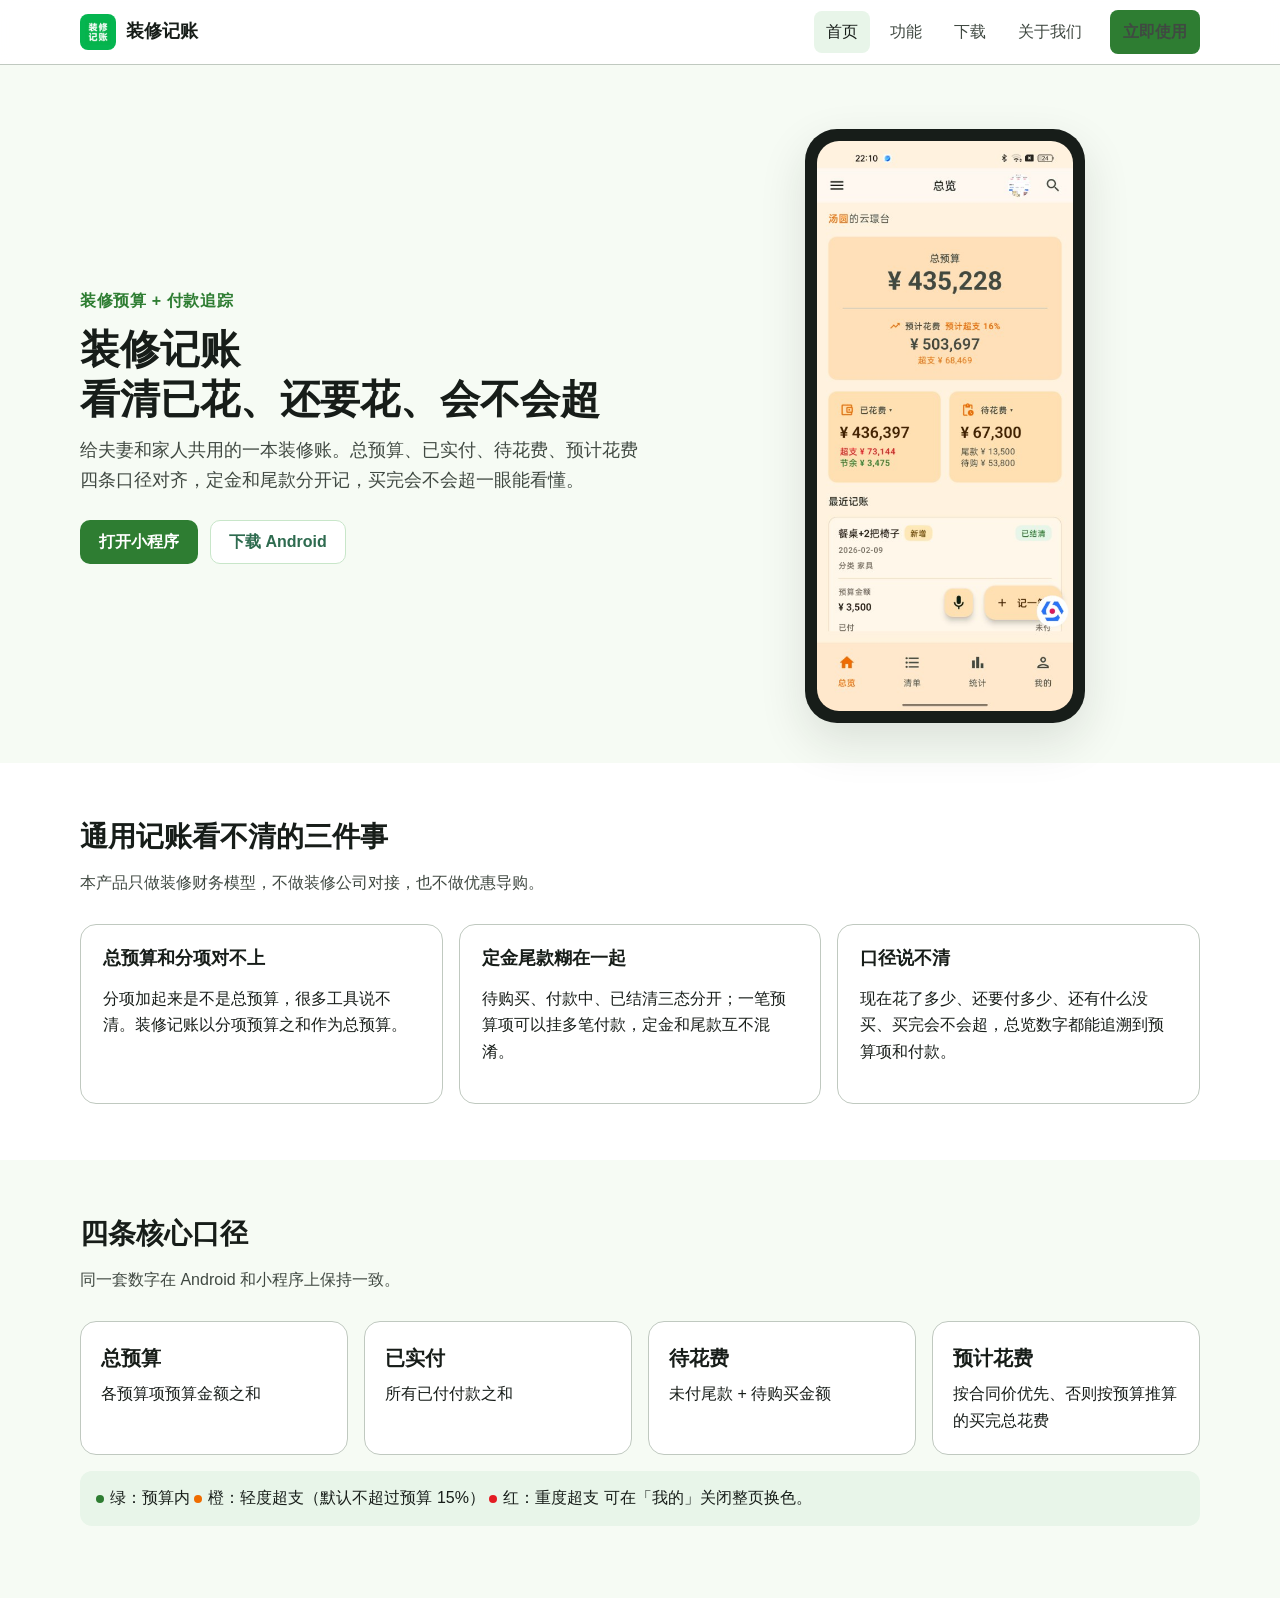
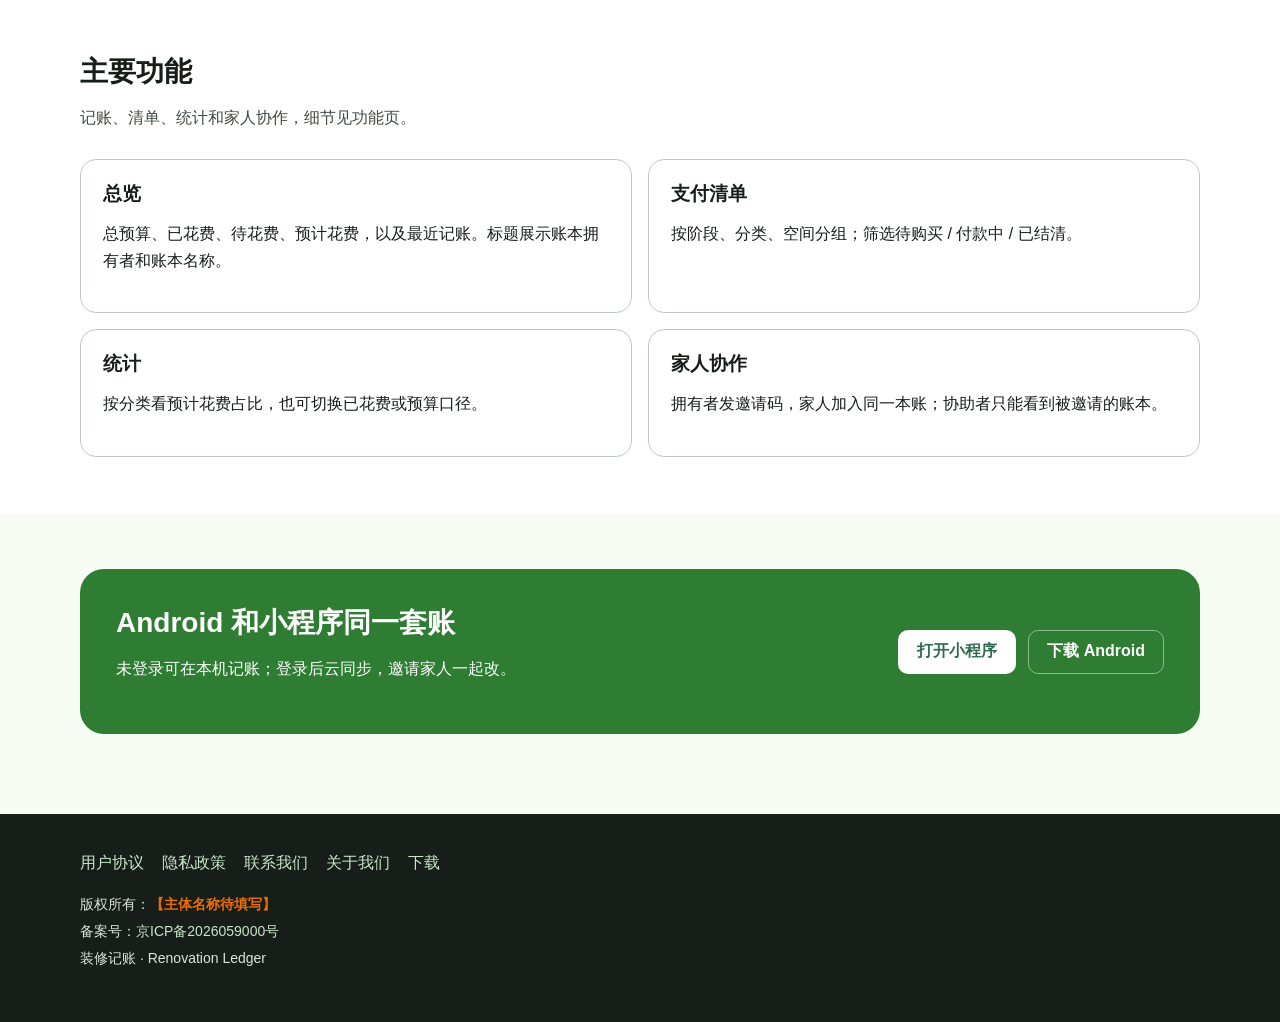
<file: index.html>
<!DOCTYPE html>
<html lang="zh-CN">
<head>
  <meta charset="UTF-8">
  <meta name="viewport" content="width=device-width, initial-scale=1">
  <title>装修记账 — 看清已花、还要花、会不会超</title>
  <meta name="description" content="装修记账面向夫妻和家人，用总预算、已实付、待花费、预计花费四条口径，看清装修账会不会超。支持 Android 与微信小程序。">
  <link rel="icon" href="images/favicon.png" type="image/png">
  <link rel="stylesheet" href="css/site.css">
</head>
<body>
  <header class="site-header">
    <div class="wrap header-inner">
      <a class="brand" href="index.html"><img src="images/logo.png" alt="">装修记账</a>
      <button class="nav-toggle" type="button" aria-label="打开菜单" aria-expanded="false">☰</button>
      <nav class="site-nav">
        <a href="index.html" class="is-active">首页</a>
        <a href="features.html">功能</a>
        <a href="download.html">下载</a>
        <a href="about.html">关于我们</a>
        <a class="btn btn-primary header-cta" href="download.html">立即使用</a>
      </nav>
    </div>
  </header>

  <main>
    <section class="hero">
      <div class="wrap hero-grid">
        <div>
          <p class="kicker">装修预算 + 付款追踪</p>
          <h1>装修记账<br>看清已花、还要花、会不会超</h1>
          <p class="lead">给夫妻和家人共用的一本装修账。总预算、已实付、待花费、预计花费四条口径对齐，定金和尾款分开记，买完会不会超一眼能看懂。</p>
          <div class="hero-actions">
            <a class="btn btn-primary" href="download.html">打开小程序</a>
            <a class="btn btn-ghost" href="download.html">下载 Android</a>
          </div>
        </div>
        <div class="media">
          <div class="phone">
            <img src="images/01-overview.jpg" alt="装修记账总览：总预算、已花费、待花费与预计花费">
          </div>
        </div>
      </div>
    </section>

    <section class="section section-alt">
      <div class="wrap">
        <div class="section-head">
          <h2>通用记账看不清的三件事</h2>
          <p class="muted">本产品只做装修财务模型，不做装修公司对接，也不做优惠导购。</p>
        </div>
        <div class="cards">
          <article class="card">
            <h3>总预算和分项对不上</h3>
            <p>分项加起来是不是总预算，很多工具说不清。装修记账以分项预算之和作为总预算。</p>
          </article>
          <article class="card">
            <h3>定金尾款糊在一起</h3>
            <p>待购买、付款中、已结清三态分开；一笔预算项可以挂多笔付款，定金和尾款互不混淆。</p>
          </article>
          <article class="card">
            <h3>口径说不清</h3>
            <p>现在花了多少、还要付多少、还有什么没买、买完会不会超，总览数字都能追溯到预算项和付款。</p>
          </article>
        </div>
      </div>
    </section>

    <section class="section">
      <div class="wrap">
        <div class="section-head">
          <h2>四条核心口径</h2>
          <p class="muted">同一套数字在 Android 和小程序上保持一致。</p>
        </div>
        <div class="metrics">
          <div class="metric"><strong>总预算</strong>各预算项预算金额之和</div>
          <div class="metric"><strong>已实付</strong>所有已付付款之和</div>
          <div class="metric"><strong>待花费</strong>未付尾款 + 待购买金额</div>
          <div class="metric"><strong>预计花费</strong>按合同价优先、否则按预算推算的买完总花费</div>
        </div>
        <p class="health-note">
          <span class="dot dot-green"></span>绿：预算内
          <span class="dot dot-orange"></span>橙：轻度超支（默认不超过预算 15%）
          <span class="dot dot-red"></span>红：重度超支
          可在「我的」关闭整页换色。
        </p>
      </div>
    </section>

    <section class="section section-alt">
      <div class="wrap">
        <div class="section-head">
          <h2>主要功能</h2>
          <p class="muted">记账、清单、统计和家人协作，细节见功能页。</p>
        </div>
        <div class="feature-grid">
          <a class="feature-link" href="features.html">
            <h3>总览</h3>
            <p>总预算、已花费、待花费、预计花费，以及最近记账。标题展示账本拥有者和账本名称。</p>
          </a>
          <a class="feature-link" href="features.html">
            <h3>支付清单</h3>
            <p>按阶段、分类、空间分组；筛选待购买 / 付款中 / 已结清。</p>
          </a>
          <a class="feature-link" href="features.html">
            <h3>统计</h3>
            <p>按分类看预计花费占比，也可切换已花费或预算口径。</p>
          </a>
          <a class="feature-link" href="features.html">
            <h3>家人协作</h3>
            <p>拥有者发邀请码，家人加入同一本账；协助者只能看到被邀请的账本。</p>
          </a>
        </div>
      </div>
    </section>

    <section class="section">
      <div class="wrap">
        <div class="band">
          <div>
            <h2>Android 和小程序同一套账</h2>
            <p>未登录可在本机记账；登录后云同步，邀请家人一起改。</p>
          </div>
          <div class="cta-actions">
            <a class="btn btn-primary" href="download.html">打开小程序</a>
            <a class="btn btn-ghost" href="download.html">下载 Android</a>
          </div>
        </div>
      </div>
    </section>
  </main>

  <footer class="site-footer">
    <div class="wrap">
      <div class="footer-links">
        <a href="terms.html">用户协议</a>
        <a href="privacy.html">隐私政策</a>
        <a href="contact.html">联系我们</a>
        <a href="about.html">关于我们</a>
        <a href="download.html">下载</a>
      </div>
      <p>版权所有：<span class="placeholder">【主体名称待填写】</span></p>
      <p>备案号：<a href="https://beian.miit.gov.cn/" target="_blank" rel="noopener noreferrer">京ICP备2026059000号</a></p>
      <p>装修记账 · Renovation Ledger</p>
    </div>
  </footer>
  <script src="js/site.js"></script>
</body>
</html>
</file>
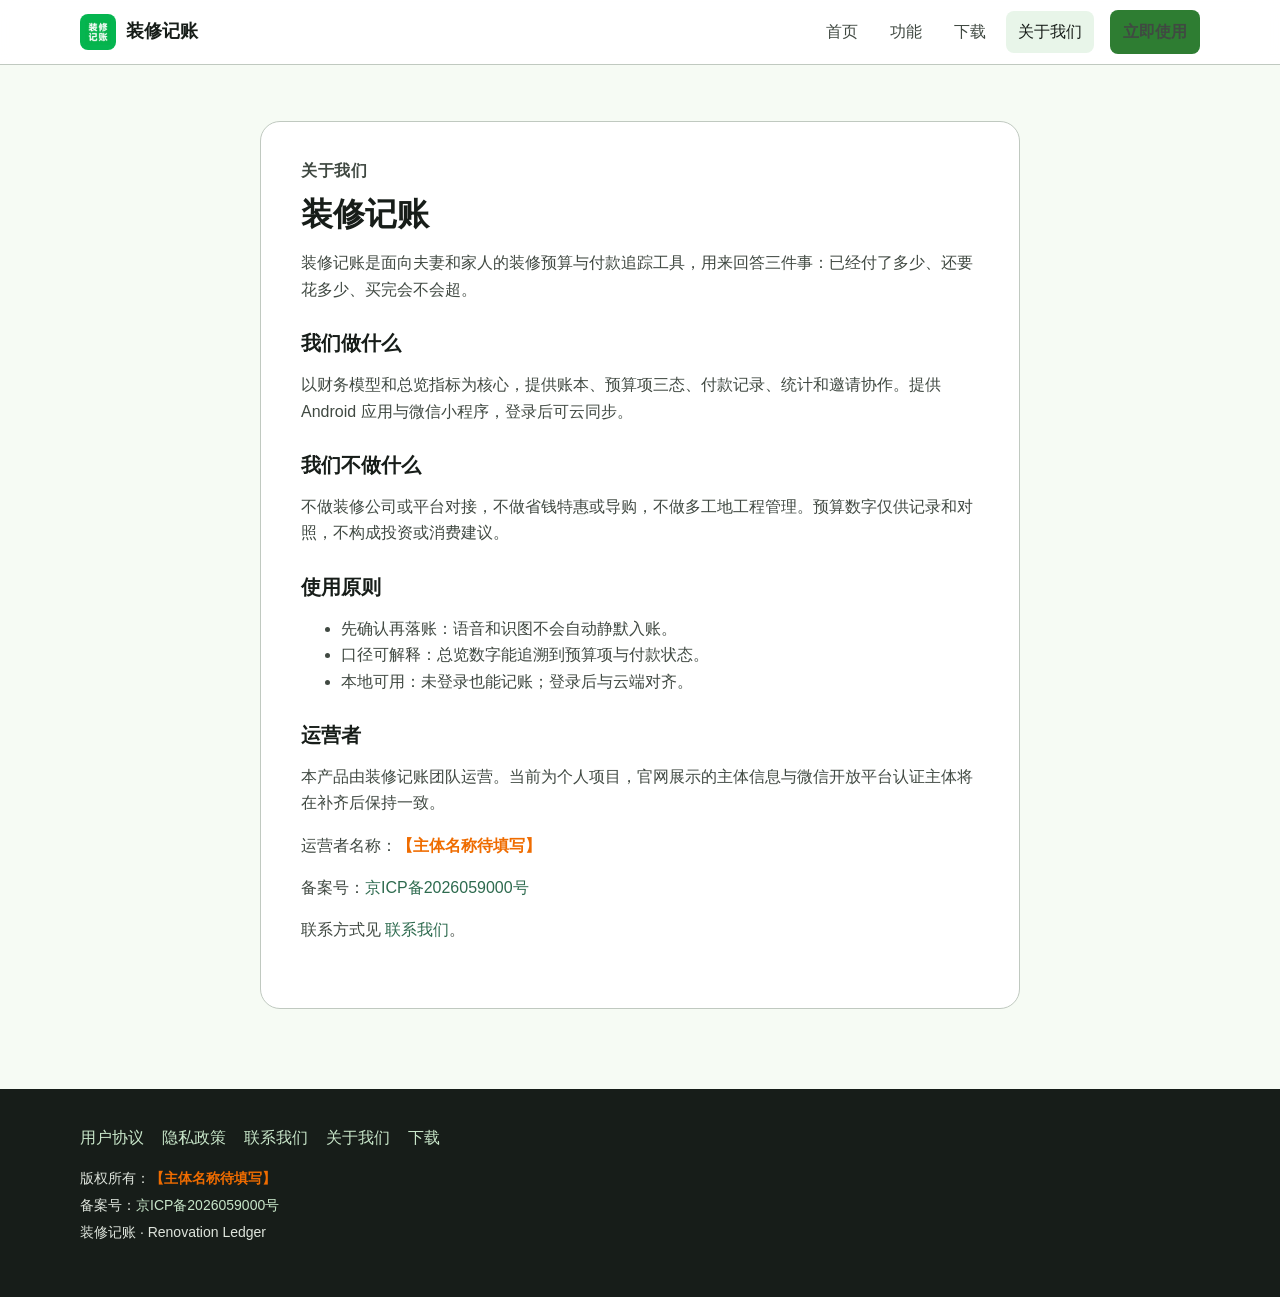
<file: about.html>
<!DOCTYPE html>
<html lang="zh-CN">
<head>
  <meta charset="UTF-8">
  <meta name="viewport" content="width=device-width, initial-scale=1">
  <title>关于我们 — 装修记账</title>
  <meta name="description" content="装修记账由团队打造，面向夫妻和家人的装修预算与付款追踪工具。">
  <link rel="icon" href="images/favicon.png" type="image/png">
  <link rel="stylesheet" href="css/site.css">
</head>
<body>
  <header class="site-header">
    <div class="wrap header-inner">
      <a class="brand" href="index.html"><img src="images/logo.png" alt="">装修记账</a>
      <button class="nav-toggle" type="button" aria-label="打开菜单" aria-expanded="false">☰</button>
      <nav class="site-nav">
        <a href="index.html">首页</a>
        <a href="features.html">功能</a>
        <a href="download.html">下载</a>
        <a href="about.html" class="is-active">关于我们</a>
        <a class="btn btn-primary header-cta" href="download.html">立即使用</a>
      </nav>
    </div>
  </header>

  <main>
    <section class="section">
      <div class="wrap legal">
        <p class="kicker">关于我们</p>
        <h1>装修记账</h1>
        <p>装修记账是面向夫妻和家人的装修预算与付款追踪工具，用来回答三件事：已经付了多少、还要花多少、买完会不会超。</p>
        <h2>我们做什么</h2>
        <p>以财务模型和总览指标为核心，提供账本、预算项三态、付款记录、统计和邀请协作。提供 Android 应用与微信小程序，登录后可云同步。</p>
        <h2>我们不做什么</h2>
        <p>不做装修公司或平台对接，不做省钱特惠或导购，不做多工地工程管理。预算数字仅供记录和对照，不构成投资或消费建议。</p>
        <h2>使用原则</h2>
        <ul>
          <li>先确认再落账：语音和识图不会自动静默入账。</li>
          <li>口径可解释：总览数字能追溯到预算项与付款状态。</li>
          <li>本地可用：未登录也能记账；登录后与云端对齐。</li>
        </ul>
        <h2>运营者</h2>
        <p>本产品由装修记账团队运营。当前为个人项目，官网展示的主体信息与微信开放平台认证主体将在补齐后保持一致。</p>
        <p>运营者名称：<span class="placeholder">【主体名称待填写】</span></p>
        <p>备案号：<a href="https://beian.miit.gov.cn/" target="_blank" rel="noopener noreferrer">京ICP备2026059000号</a></p>
        <p>联系方式见 <a href="contact.html">联系我们</a>。</p>
      </div>
    </section>
  </main>

  <footer class="site-footer">
    <div class="wrap">
      <div class="footer-links">
        <a href="terms.html">用户协议</a>
        <a href="privacy.html">隐私政策</a>
        <a href="contact.html">联系我们</a>
        <a href="about.html">关于我们</a>
        <a href="download.html">下载</a>
      </div>
      <p>版权所有：<span class="placeholder">【主体名称待填写】</span></p>
      <p>备案号：<a href="https://beian.miit.gov.cn/" target="_blank" rel="noopener noreferrer">京ICP备2026059000号</a></p>
      <p>装修记账 · Renovation Ledger</p>
    </div>
  </footer>
  <script src="js/site.js"></script>
</body>
</html>
</file>
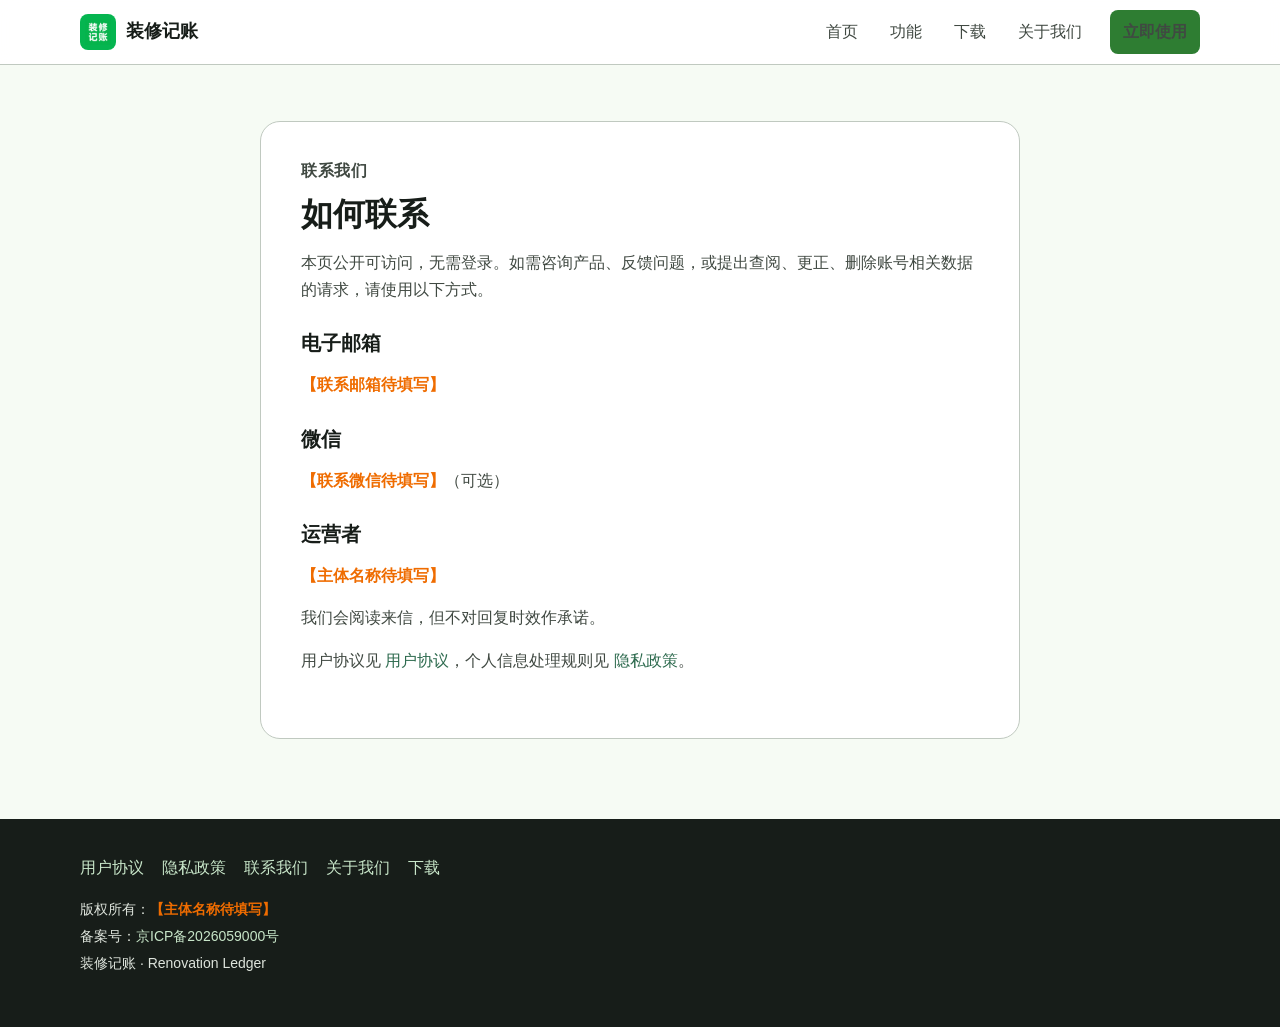
<file: contact.html>
<!DOCTYPE html>
<html lang="zh-CN">
<head>
  <meta charset="UTF-8">
  <meta name="viewport" content="width=device-width, initial-scale=1">
  <title>联系我们 — 装修记账</title>
  <meta name="description" content="装修记账联系方式。可通过邮箱反馈问题与账号相关请求。">
  <link rel="icon" href="images/favicon.png" type="image/png">
  <link rel="stylesheet" href="css/site.css">
</head>
<body>
  <header class="site-header">
    <div class="wrap header-inner">
      <a class="brand" href="index.html"><img src="images/logo.png" alt="">装修记账</a>
      <button class="nav-toggle" type="button" aria-label="打开菜单" aria-expanded="false">☰</button>
      <nav class="site-nav">
        <a href="index.html">首页</a>
        <a href="features.html">功能</a>
        <a href="download.html">下载</a>
        <a href="about.html">关于我们</a>
        <a class="btn btn-primary header-cta" href="download.html">立即使用</a>
      </nav>
    </div>
  </header>

  <main>
    <section class="section">
      <div class="wrap legal">
        <p class="kicker">联系我们</p>
        <h1>如何联系</h1>
        <p>本页公开可访问，无需登录。如需咨询产品、反馈问题，或提出查阅、更正、删除账号相关数据的请求，请使用以下方式。</p>
        <h2>电子邮箱</h2>
        <p><span class="placeholder">【联系邮箱待填写】</span></p>
        <h2>微信</h2>
        <p><span class="placeholder">【联系微信待填写】</span>（可选）</p>
        <h2>运营者</h2>
        <p><span class="placeholder">【主体名称待填写】</span></p>
        <p>我们会阅读来信，但不对回复时效作承诺。</p>
        <p>用户协议见 <a href="terms.html">用户协议</a>，个人信息处理规则见 <a href="privacy.html">隐私政策</a>。</p>
      </div>
    </section>
  </main>

  <footer class="site-footer">
    <div class="wrap">
      <div class="footer-links">
        <a href="terms.html">用户协议</a>
        <a href="privacy.html">隐私政策</a>
        <a href="contact.html">联系我们</a>
        <a href="about.html">关于我们</a>
        <a href="download.html">下载</a>
      </div>
      <p>版权所有：<span class="placeholder">【主体名称待填写】</span></p>
      <p>备案号：<a href="https://beian.miit.gov.cn/" target="_blank" rel="noopener noreferrer">京ICP备2026059000号</a></p>
      <p>装修记账 · Renovation Ledger</p>
    </div>
  </footer>
  <script src="js/site.js"></script>
</body>
</html>
</file>
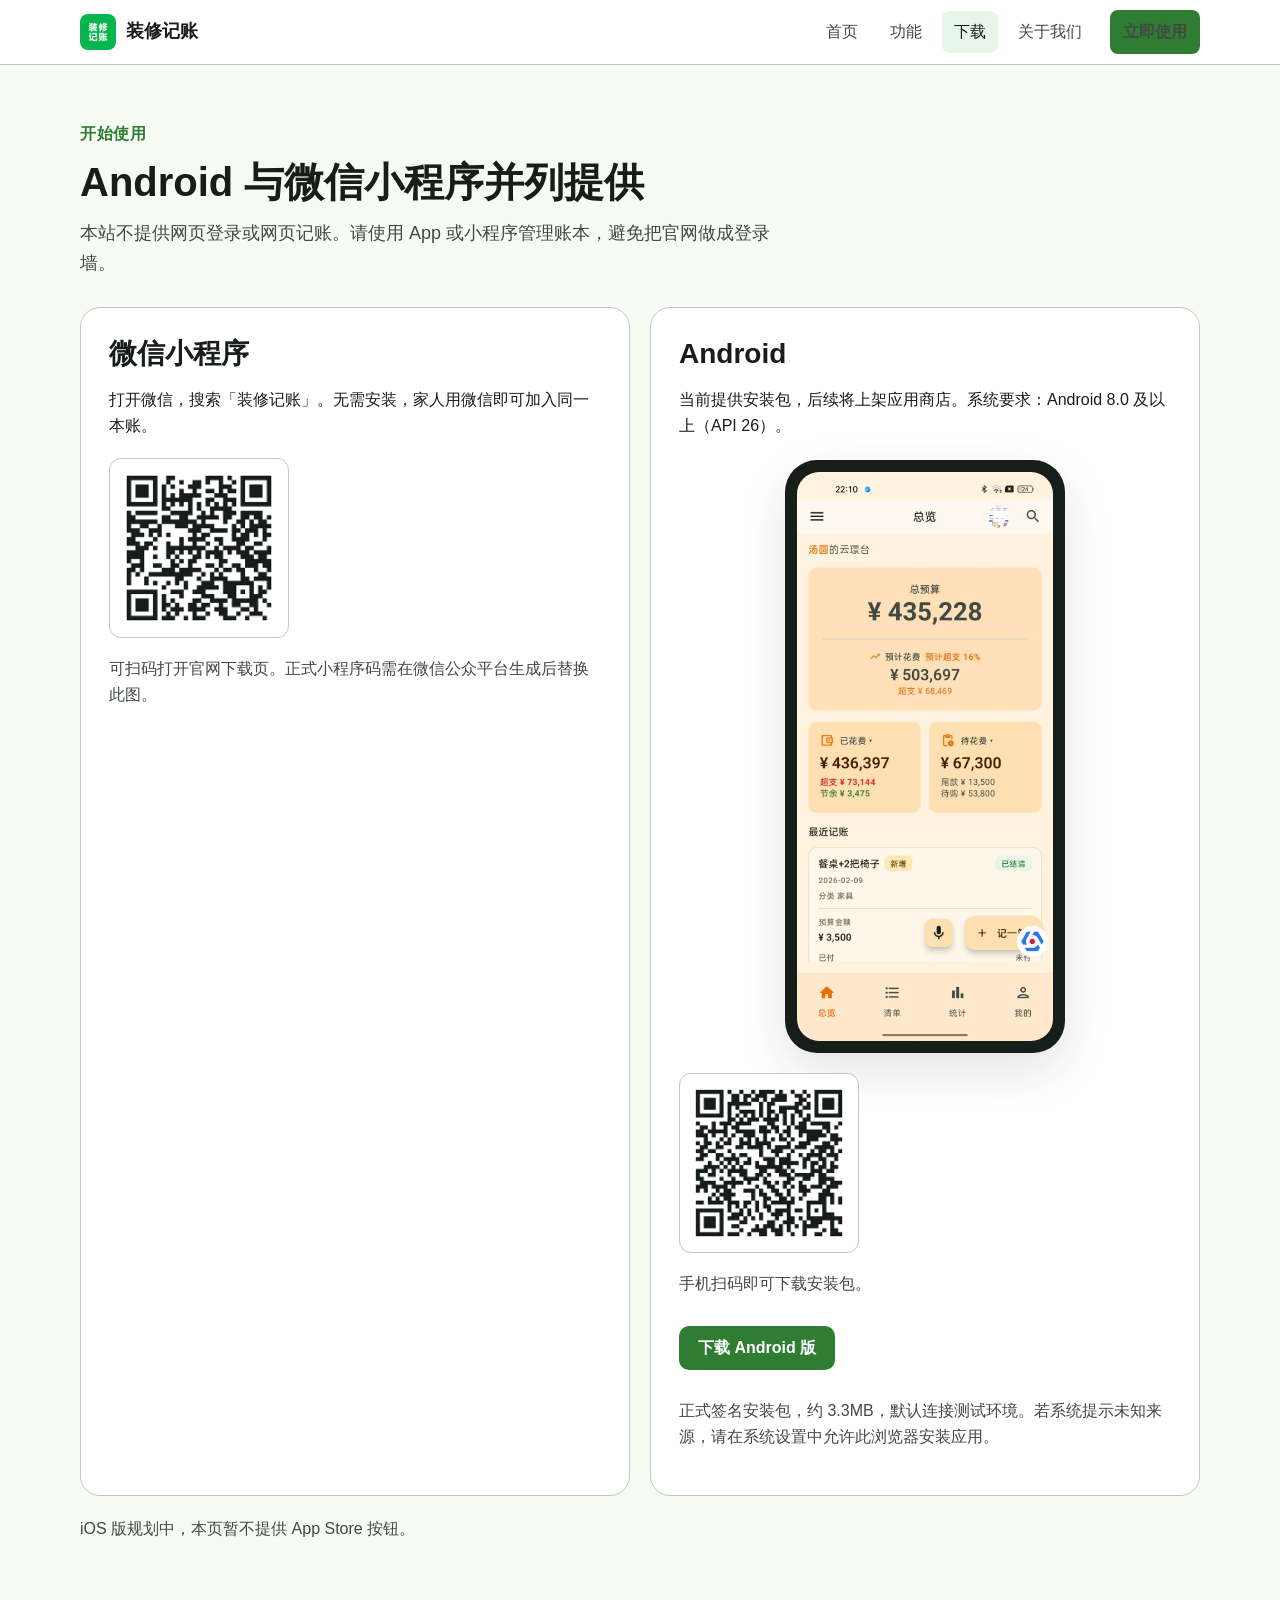
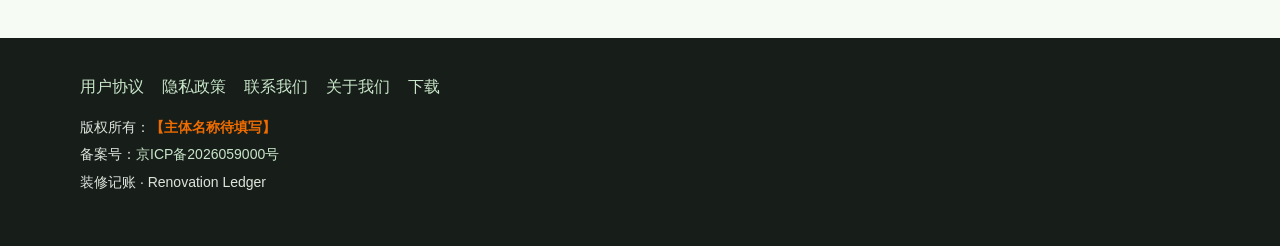
<file: download.html>
<!DOCTYPE html>
<html lang="zh-CN">
<head>
  <meta charset="UTF-8">
  <meta name="viewport" content="width=device-width, initial-scale=1">
  <title>下载与打开 — 装修记账</title>
  <meta name="description" content="下载装修记账 Android 版，或在微信中打开装修记账小程序。两端账本口径一致，可云同步。">
  <link rel="icon" href="images/favicon.png" type="image/png">
  <link rel="stylesheet" href="css/site.css">
</head>
<body>
  <header class="site-header">
    <div class="wrap header-inner">
      <a class="brand" href="index.html"><img src="images/logo.png" alt="">装修记账</a>
      <button class="nav-toggle" type="button" aria-label="打开菜单" aria-expanded="false">☰</button>
      <nav class="site-nav">
        <a href="index.html">首页</a>
        <a href="features.html">功能</a>
        <a href="download.html" class="is-active">下载</a>
        <a href="about.html">关于我们</a>
        <a class="btn btn-primary header-cta" href="download.html">立即使用</a>
      </nav>
    </div>
  </header>

  <main>
    <section class="section">
      <div class="wrap">
        <div class="section-head">
          <p class="kicker">开始使用</p>
          <h1>Android 与微信小程序并列提供</h1>
          <p class="lead">本站不提供网页登录或网页记账。请使用 App 或小程序管理账本，避免把官网做成登录墙。</p>
        </div>
        <div class="split">
          <article class="download-card">
            <h2>微信小程序</h2>
            <p>打开微信，搜索「装修记账」。无需安装，家人用微信即可加入同一本账。</p>
            <div class="qr-box">
              <img src="images/miniprogram-qr.png" width="180" height="180" alt="扫码打开装修记账下载页">
            </div>
            <p class="muted">可扫码打开官网下载页。正式小程序码需在微信公众平台生成后替换此图。</p>
          </article>
          <article class="download-card">
            <h2>Android</h2>
            <p>当前提供安装包，后续将上架应用商店。系统要求：Android 8.0 及以上（API 26）。</p>
            <div class="phone">
              <img src="images/01-overview.jpg" alt="装修记账总览：总预算、已花费、待花费与预计花费">
            </div>
            <div class="qr-box">
              <img src="images/android-qr.png" width="180" height="180" alt="扫码下载装修记账 Android 安装包">
            </div>
            <p class="muted">手机扫码即可下载安装包。</p>
            <p style="margin: 28px 0;">
              <a class="btn btn-primary" href="downloads/renovation-ledger-0.1.0.apk">下载 Android 版</a>
            </p>
            <p class="muted">正式签名安装包，约 3.3MB，默认连接测试环境。若系统提示未知来源，请在系统设置中允许此浏览器安装应用。</p>
          </article>
        </div>
        <p class="ios-note">iOS 版规划中，本页暂不提供 App Store 按钮。</p>
      </div>
    </section>
  </main>

  <footer class="site-footer">
    <div class="wrap">
      <div class="footer-links">
        <a href="terms.html">用户协议</a>
        <a href="privacy.html">隐私政策</a>
        <a href="contact.html">联系我们</a>
        <a href="about.html">关于我们</a>
        <a href="download.html">下载</a>
      </div>
      <p>版权所有：<span class="placeholder">【主体名称待填写】</span></p>
      <p>备案号：<a href="https://beian.miit.gov.cn/" target="_blank" rel="noopener noreferrer">京ICP备2026059000号</a></p>
      <p>装修记账 · Renovation Ledger</p>
    </div>
  </footer>
  <script src="js/site.js"></script>
</body>
</html>
</file>
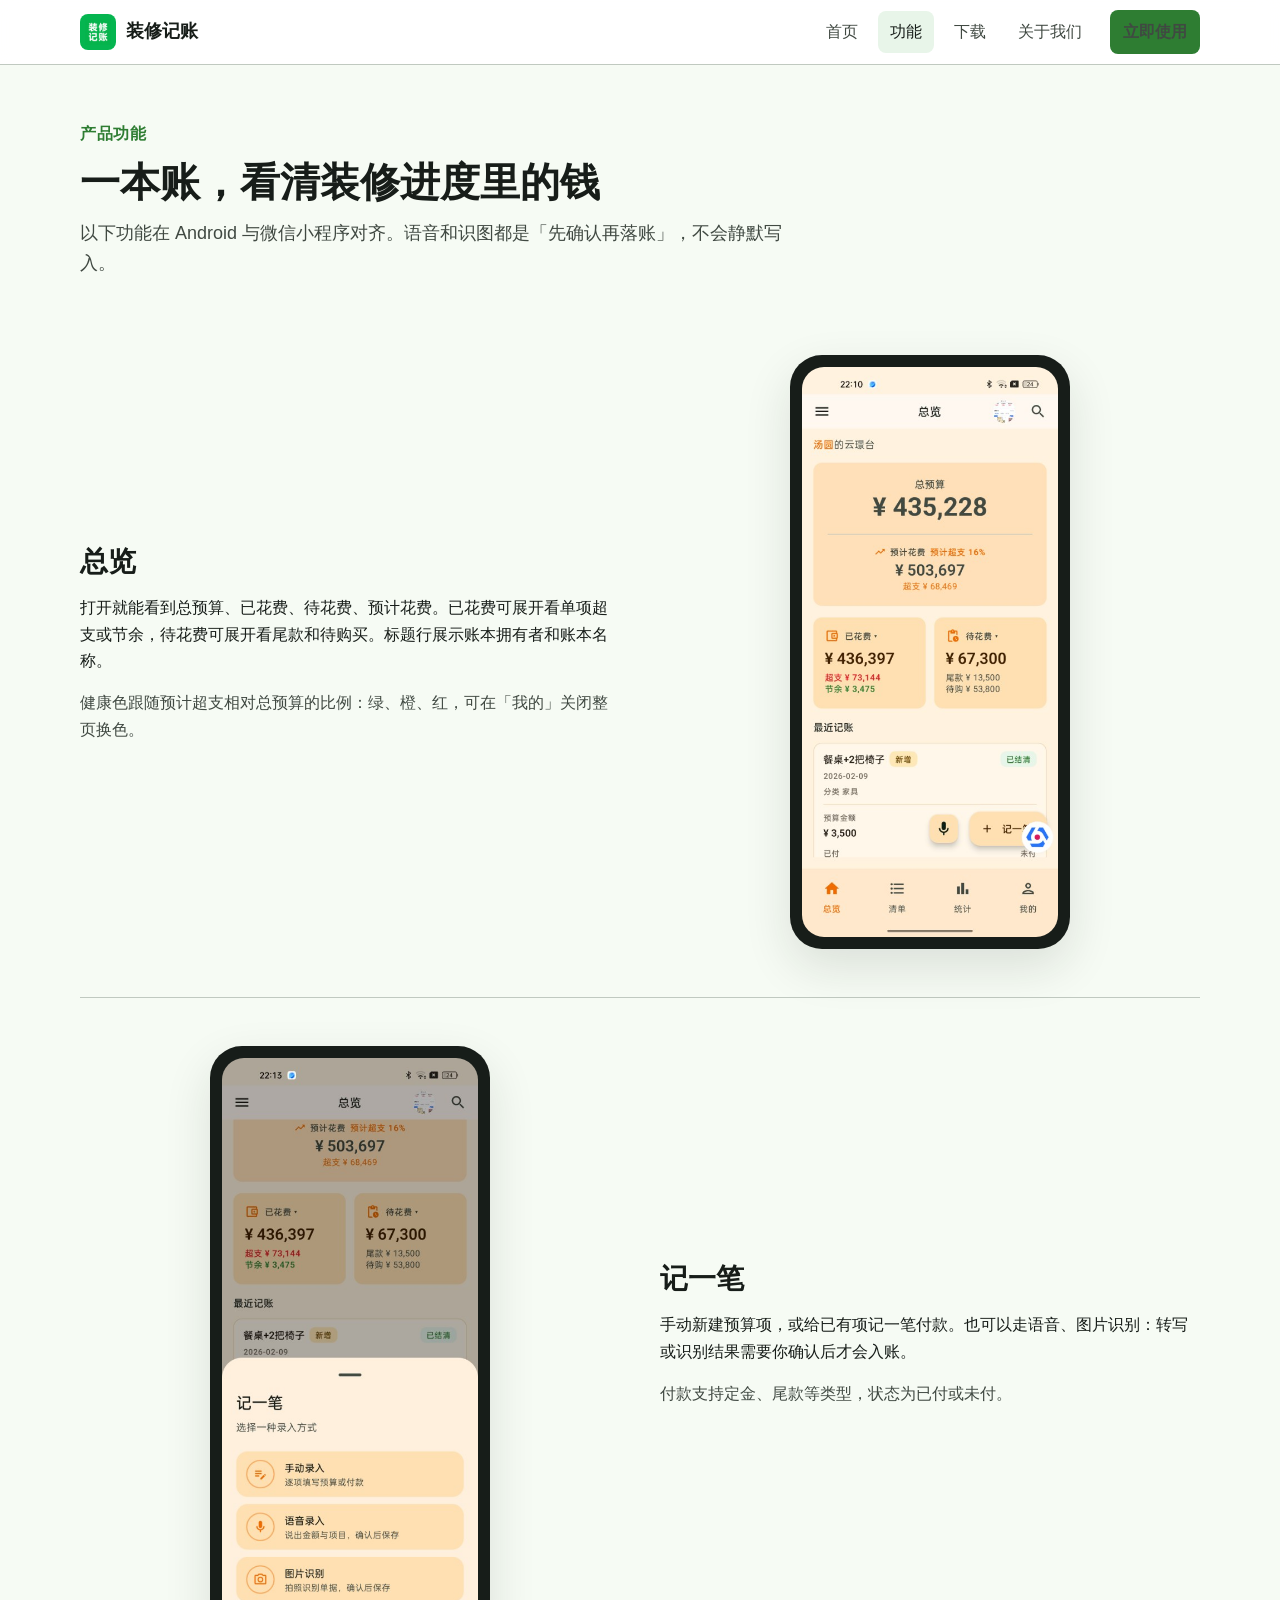
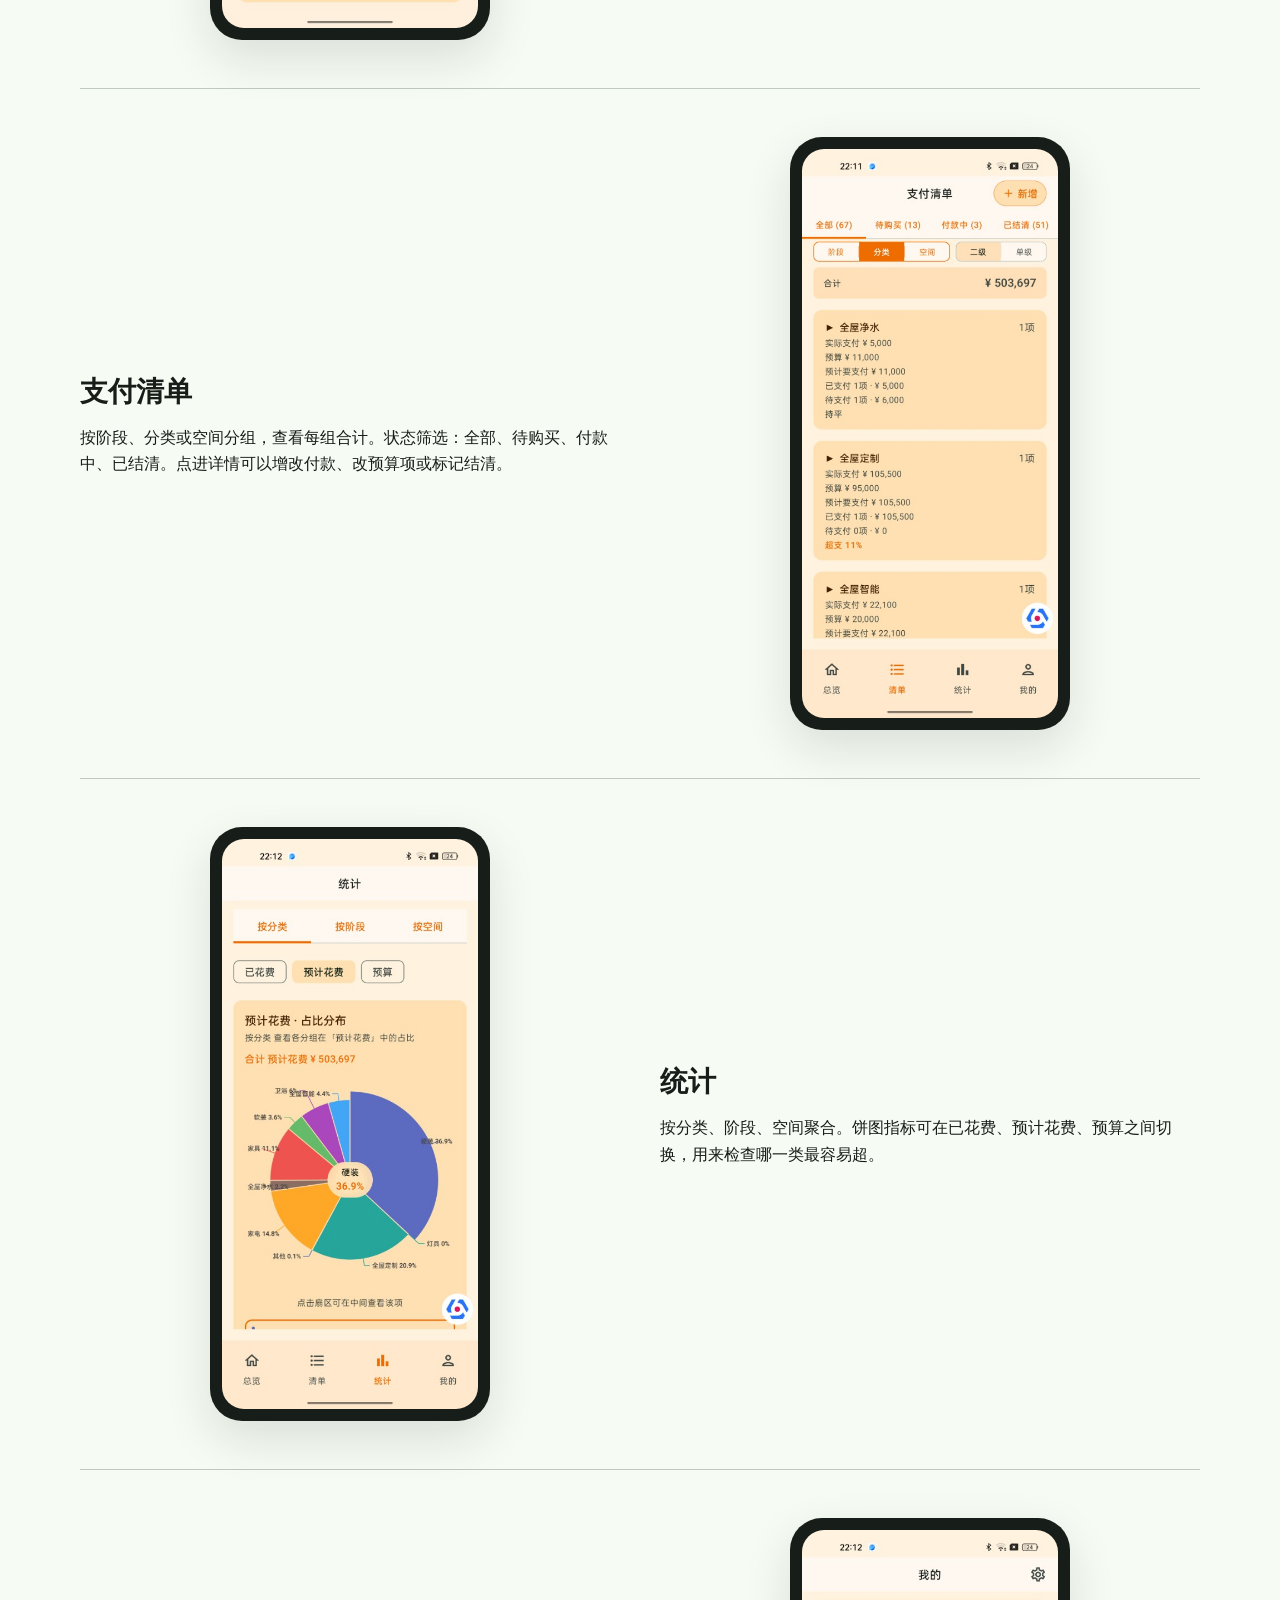
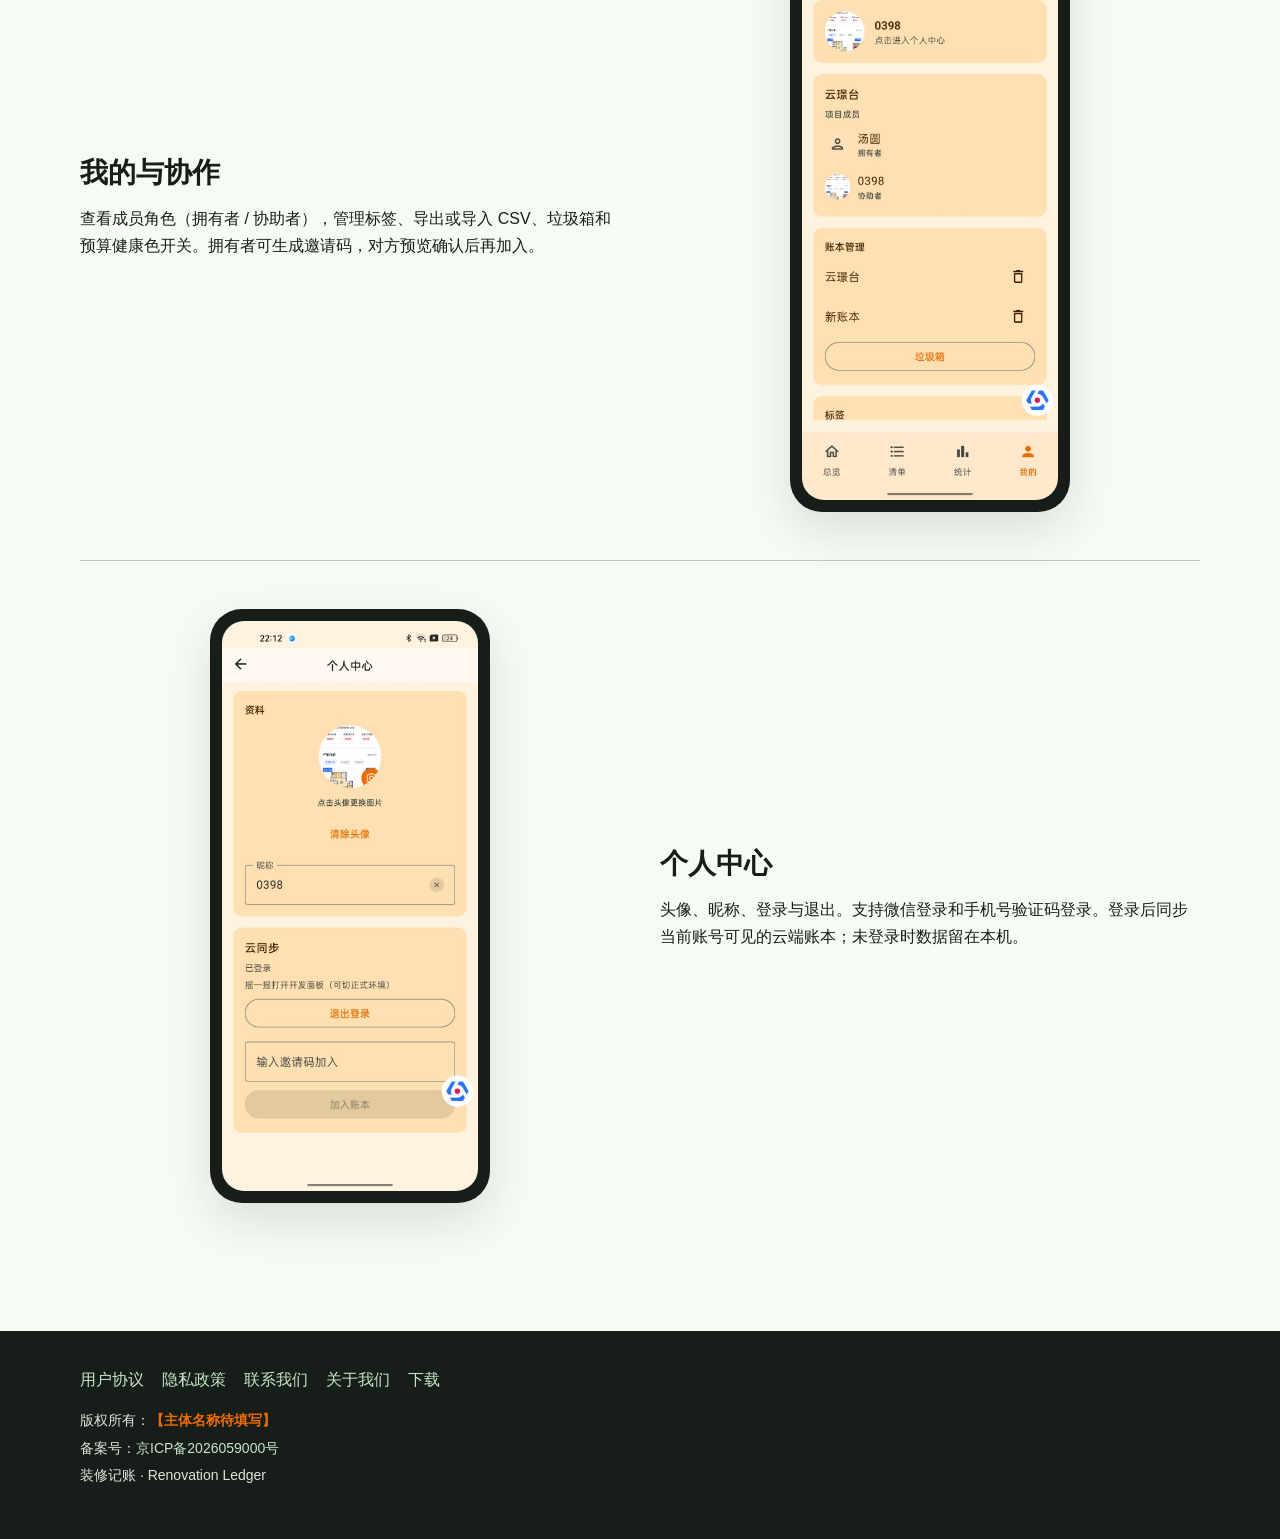
<file: features.html>
<!DOCTYPE html>
<html lang="zh-CN">
<head>
  <meta charset="UTF-8">
  <meta name="viewport" content="width=device-width, initial-scale=1">
  <title>功能介绍 — 装修记账</title>
  <meta name="description" content="装修记账功能说明：总览、记一笔、支付清单、统计、家人协作与个人中心。">
  <link rel="icon" href="images/favicon.png" type="image/png">
  <link rel="stylesheet" href="css/site.css">
</head>
<body>
  <header class="site-header">
    <div class="wrap header-inner">
      <a class="brand" href="index.html"><img src="images/logo.png" alt="">装修记账</a>
      <button class="nav-toggle" type="button" aria-label="打开菜单" aria-expanded="false">☰</button>
      <nav class="site-nav">
        <a href="index.html">首页</a>
        <a href="features.html" class="is-active">功能</a>
        <a href="download.html">下载</a>
        <a href="about.html">关于我们</a>
        <a class="btn btn-primary header-cta" href="download.html">立即使用</a>
      </nav>
    </div>
  </header>

  <main>
    <section class="section">
      <div class="wrap">
        <div class="section-head">
          <p class="kicker">产品功能</p>
          <h1>一本账，看清装修进度里的钱</h1>
          <p class="lead">以下功能在 Android 与微信小程序对齐。语音和识图都是「先确认再落账」，不会静默写入。</p>
        </div>

        <article class="feature-row">
          <div class="copy">
            <h2>总览</h2>
            <p>打开就能看到总预算、已花费、待花费、预计花费。已花费可展开看单项超支或节余，待花费可展开看尾款和待购买。标题行展示账本拥有者和账本名称。</p>
            <p class="muted">健康色跟随预计超支相对总预算的比例：绿、橙、红，可在「我的」关闭整页换色。</p>
          </div>
          <div class="media">
            <div class="phone"><img src="images/01-overview.jpg" alt="总览界面截图"></div>
          </div>
        </article>

        <article class="feature-row reverse">
          <div class="copy">
            <h2>记一笔</h2>
            <p>手动新建预算项，或给已有项记一笔付款。也可以走语音、图片识别：转写或识别结果需要你确认后才会入账。</p>
            <p class="muted">付款支持定金、尾款等类型，状态为已付或未付。</p>
          </div>
          <div class="media">
            <div class="phone"><img src="images/02-entry-chooser.jpg" alt="记一笔入口截图"></div>
          </div>
        </article>

        <article class="feature-row">
          <div class="copy">
            <h2>支付清单</h2>
            <p>按阶段、分类或空间分组，查看每组合计。状态筛选：全部、待购买、付款中、已结清。点进详情可以增改付款、改预算项或标记结清。</p>
          </div>
          <div class="media">
            <div class="phone"><img src="images/03-payment-list.jpg" alt="支付清单截图"></div>
          </div>
        </article>

        <article class="feature-row reverse">
          <div class="copy">
            <h2>统计</h2>
            <p>按分类、阶段、空间聚合。饼图指标可在已花费、预计花费、预算之间切换，用来检查哪一类最容易超。</p>
          </div>
          <div class="media">
            <div class="phone"><img src="images/04-stats.jpg" alt="统计截图"></div>
          </div>
        </article>

        <article class="feature-row">
          <div class="copy">
            <h2>我的与协作</h2>
            <p>查看成员角色（拥有者 / 协助者），管理标签、导出或导入 CSV、垃圾箱和预算健康色开关。拥有者可生成邀请码，对方预览确认后再加入。</p>
          </div>
          <div class="media">
            <div class="phone"><img src="images/05-mine.jpg" alt="我的页面截图"></div>
          </div>
        </article>

        <article class="feature-row reverse">
          <div class="copy">
            <h2>个人中心</h2>
            <p>头像、昵称、登录与退出。支持微信登录和手机号验证码登录。登录后同步当前账号可见的云端账本；未登录时数据留在本机。</p>
          </div>
          <div class="media">
            <div class="phone"><img src="images/06-profile.jpg" alt="个人中心截图"></div>
          </div>
        </article>
      </div>
    </section>
  </main>

  <footer class="site-footer">
    <div class="wrap">
      <div class="footer-links">
        <a href="terms.html">用户协议</a>
        <a href="privacy.html">隐私政策</a>
        <a href="contact.html">联系我们</a>
        <a href="about.html">关于我们</a>
        <a href="download.html">下载</a>
      </div>
      <p>版权所有：<span class="placeholder">【主体名称待填写】</span></p>
      <p>备案号：<a href="https://beian.miit.gov.cn/" target="_blank" rel="noopener noreferrer">京ICP备2026059000号</a></p>
      <p>装修记账 · Renovation Ledger</p>
    </div>
  </footer>
  <script src="js/site.js"></script>
</body>
</html>
</file>
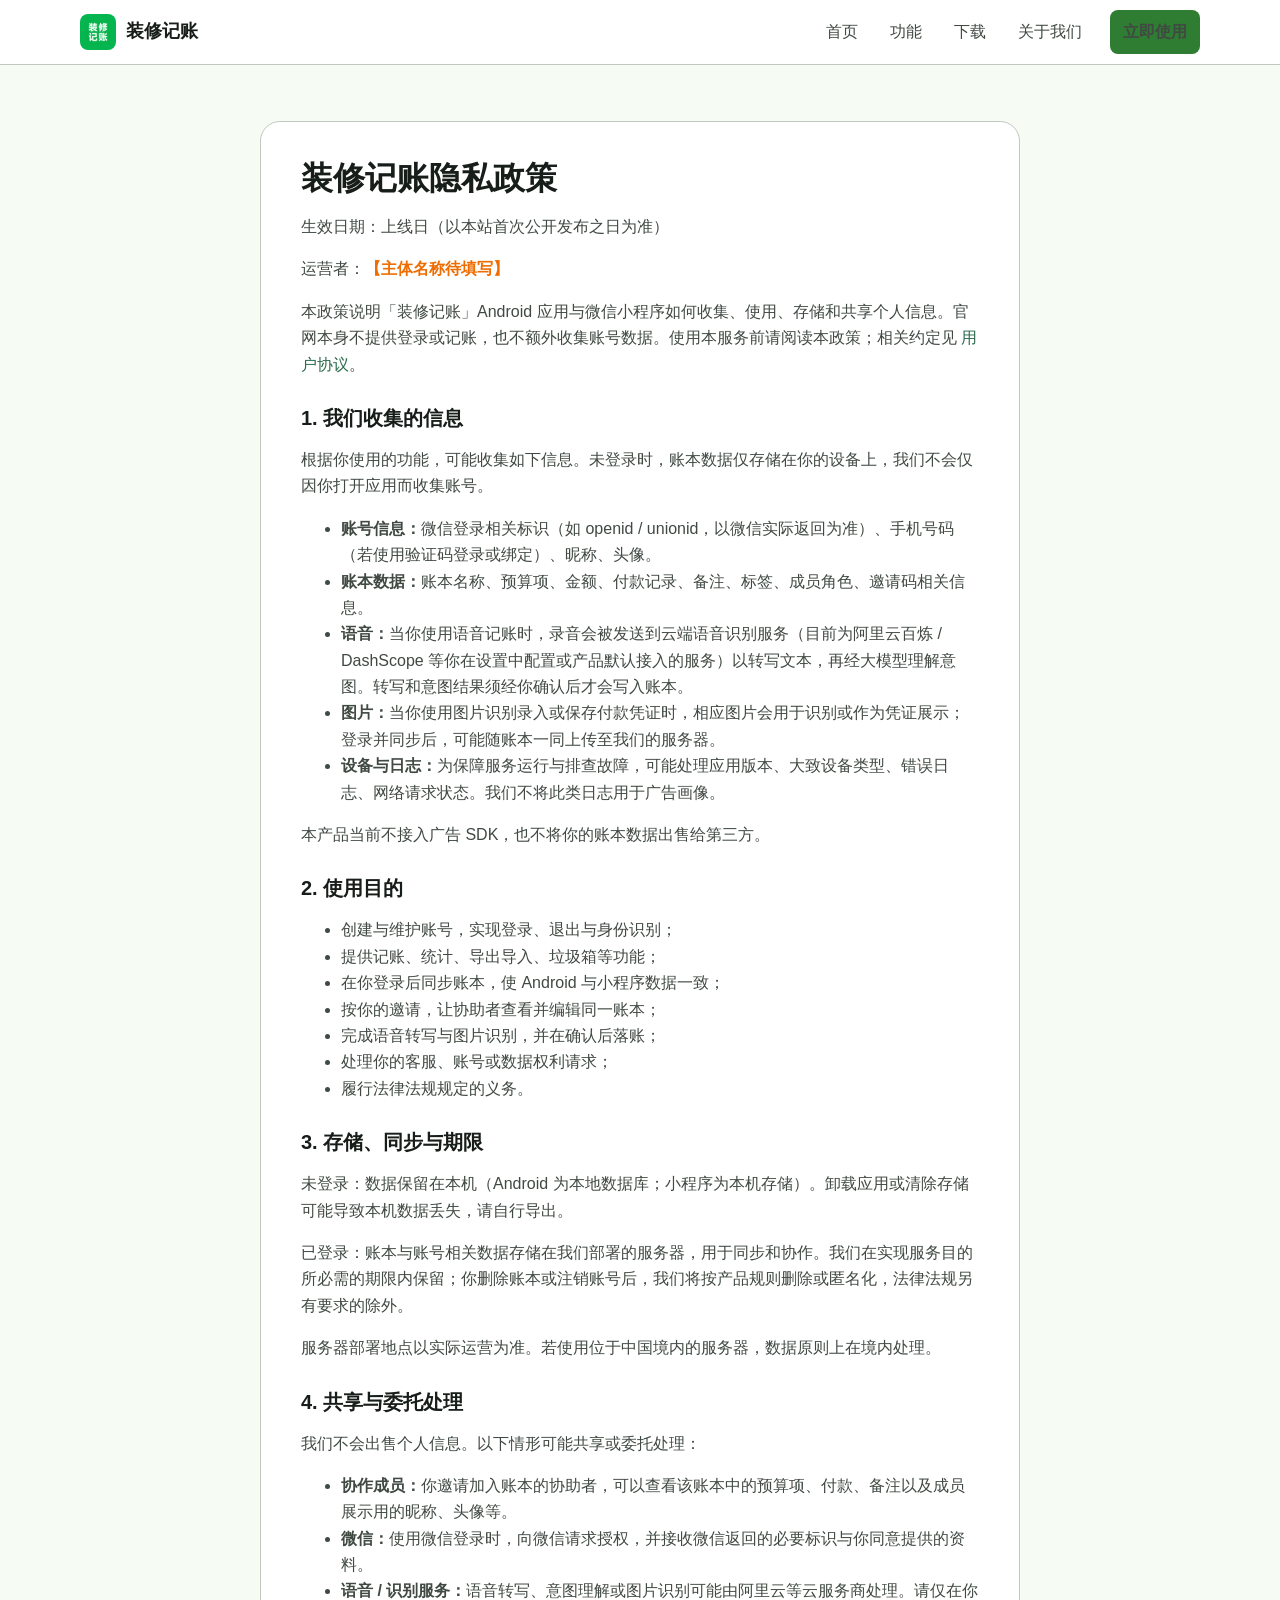
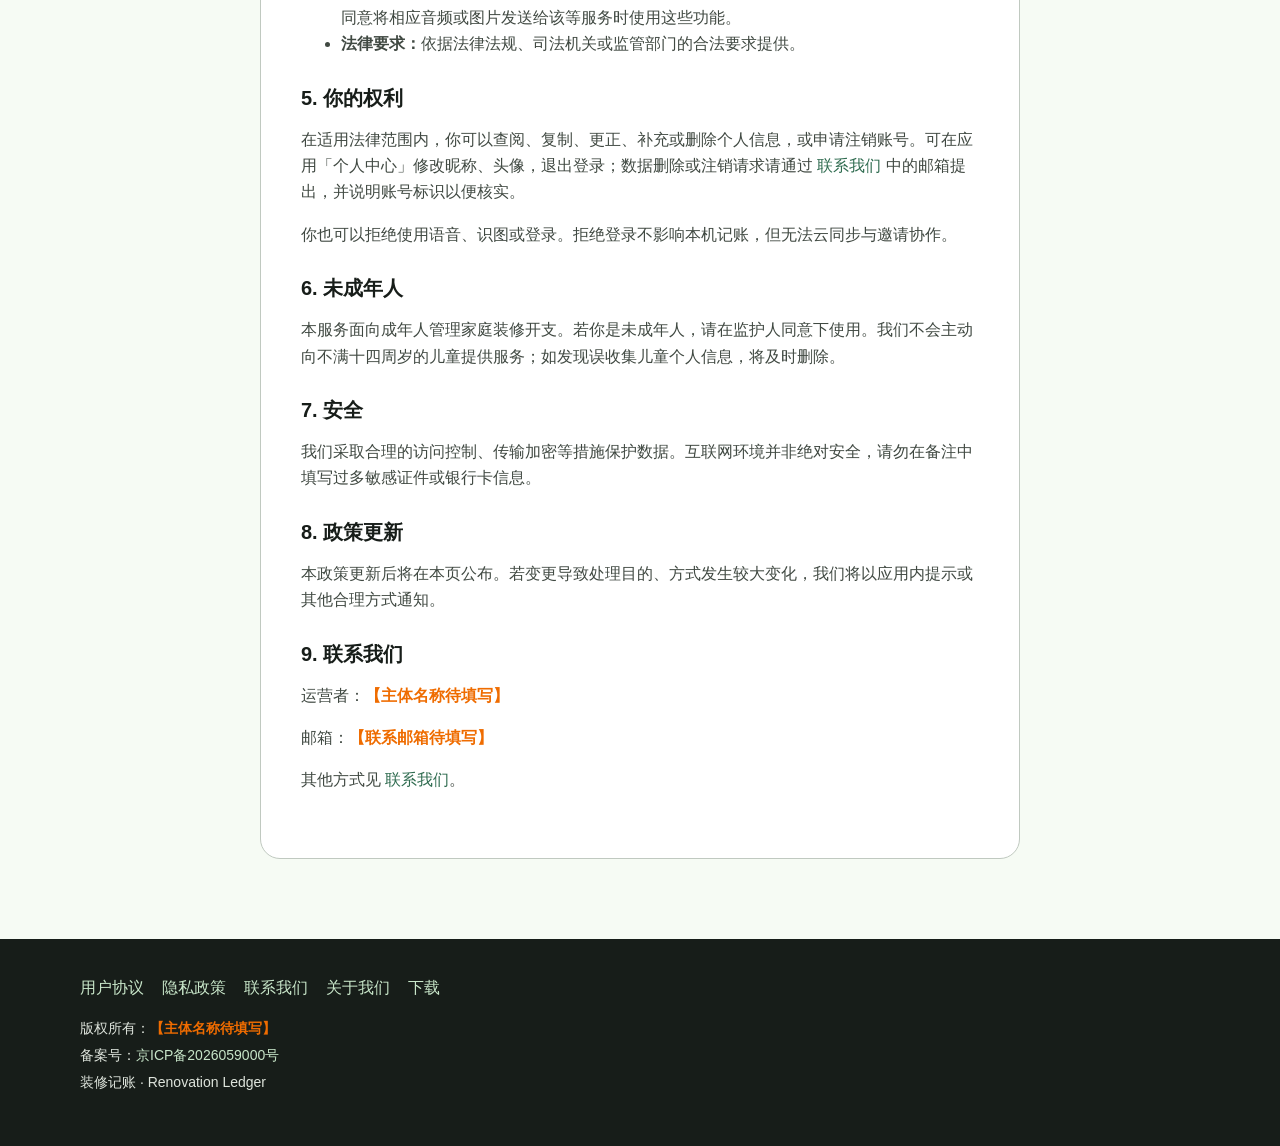
<file: privacy.html>
<!DOCTYPE html>
<html lang="zh-CN">
<head>
  <meta charset="UTF-8">
  <meta name="viewport" content="width=device-width, initial-scale=1">
  <title>隐私政策 — 装修记账</title>
  <meta name="description" content="装修记账隐私政策：说明我们收集、使用、存储和共享哪些个人信息。">
  <link rel="icon" href="images/favicon.png" type="image/png">
  <link rel="stylesheet" href="css/site.css">
</head>
<body>
  <header class="site-header">
    <div class="wrap header-inner">
      <a class="brand" href="index.html"><img src="images/logo.png" alt="">装修记账</a>
      <button class="nav-toggle" type="button" aria-label="打开菜单" aria-expanded="false">☰</button>
      <nav class="site-nav">
        <a href="index.html">首页</a>
        <a href="features.html">功能</a>
        <a href="download.html">下载</a>
        <a href="about.html">关于我们</a>
        <a class="btn btn-primary header-cta" href="download.html">立即使用</a>
      </nav>
    </div>
  </header>

  <main>
    <section class="section">
      <article class="wrap legal">
        <h1>装修记账隐私政策</h1>
        <p>生效日期：上线日（以本站首次公开发布之日为准）</p>
        <p>运营者：<span class="placeholder">【主体名称待填写】</span></p>
        <p>本政策说明「装修记账」Android 应用与微信小程序如何收集、使用、存储和共享个人信息。官网本身不提供登录或记账，也不额外收集账号数据。使用本服务前请阅读本政策；相关约定见 <a href="terms.html">用户协议</a>。</p>

        <h2>1. 我们收集的信息</h2>
        <p>根据你使用的功能，可能收集如下信息。未登录时，账本数据仅存储在你的设备上，我们不会仅因你打开应用而收集账号。</p>
        <ul>
          <li><strong>账号信息：</strong>微信登录相关标识（如 openid / unionid，以微信实际返回为准）、手机号码（若使用验证码登录或绑定）、昵称、头像。</li>
          <li><strong>账本数据：</strong>账本名称、预算项、金额、付款记录、备注、标签、成员角色、邀请码相关信息。</li>
          <li><strong>语音：</strong>当你使用语音记账时，录音会被发送到云端语音识别服务（目前为阿里云百炼 / DashScope 等你在设置中配置或产品默认接入的服务）以转写文本，再经大模型理解意图。转写和意图结果须经你确认后才会写入账本。</li>
          <li><strong>图片：</strong>当你使用图片识别录入或保存付款凭证时，相应图片会用于识别或作为凭证展示；登录并同步后，可能随账本一同上传至我们的服务器。</li>
          <li><strong>设备与日志：</strong>为保障服务运行与排查故障，可能处理应用版本、大致设备类型、错误日志、网络请求状态。我们不将此类日志用于广告画像。</li>
        </ul>
        <p>本产品当前不接入广告 SDK，也不将你的账本数据出售给第三方。</p>

        <h2>2. 使用目的</h2>
        <ul>
          <li>创建与维护账号，实现登录、退出与身份识别；</li>
          <li>提供记账、统计、导出导入、垃圾箱等功能；</li>
          <li>在你登录后同步账本，使 Android 与小程序数据一致；</li>
          <li>按你的邀请，让协助者查看并编辑同一账本；</li>
          <li>完成语音转写与图片识别，并在确认后落账；</li>
          <li>处理你的客服、账号或数据权利请求；</li>
          <li>履行法律法规规定的义务。</li>
        </ul>

        <h2>3. 存储、同步与期限</h2>
        <p>未登录：数据保留在本机（Android 为本地数据库；小程序为本机存储）。卸载应用或清除存储可能导致本机数据丢失，请自行导出。</p>
        <p>已登录：账本与账号相关数据存储在我们部署的服务器，用于同步和协作。我们在实现服务目的所必需的期限内保留；你删除账本或注销账号后，我们将按产品规则删除或匿名化，法律法规另有要求的除外。</p>
        <p>服务器部署地点以实际运营为准。若使用位于中国境内的服务器，数据原则上在境内处理。</p>

        <h2>4. 共享与委托处理</h2>
        <p>我们不会出售个人信息。以下情形可能共享或委托处理：</p>
        <ul>
          <li><strong>协作成员：</strong>你邀请加入账本的协助者，可以查看该账本中的预算项、付款、备注以及成员展示用的昵称、头像等。</li>
          <li><strong>微信：</strong>使用微信登录时，向微信请求授权，并接收微信返回的必要标识与你同意提供的资料。</li>
          <li><strong>语音 / 识别服务：</strong>语音转写、意图理解或图片识别可能由阿里云等云服务商处理。请仅在你同意将相应音频或图片发送给该等服务时使用这些功能。</li>
          <li><strong>法律要求：</strong>依据法律法规、司法机关或监管部门的合法要求提供。</li>
        </ul>

        <h2>5. 你的权利</h2>
        <p>在适用法律范围内，你可以查阅、复制、更正、补充或删除个人信息，或申请注销账号。可在应用「个人中心」修改昵称、头像，退出登录；数据删除或注销请求请通过 <a href="contact.html">联系我们</a> 中的邮箱提出，并说明账号标识以便核实。</p>
        <p>你也可以拒绝使用语音、识图或登录。拒绝登录不影响本机记账，但无法云同步与邀请协作。</p>

        <h2>6. 未成年人</h2>
        <p>本服务面向成年人管理家庭装修开支。若你是未成年人，请在监护人同意下使用。我们不会主动向不满十四周岁的儿童提供服务；如发现误收集儿童个人信息，将及时删除。</p>

        <h2>7. 安全</h2>
        <p>我们采取合理的访问控制、传输加密等措施保护数据。互联网环境并非绝对安全，请勿在备注中填写过多敏感证件或银行卡信息。</p>

        <h2>8. 政策更新</h2>
        <p>本政策更新后将在本页公布。若变更导致处理目的、方式发生较大变化，我们将以应用内提示或其他合理方式通知。</p>

        <h2>9. 联系我们</h2>
        <p>运营者：<span class="placeholder">【主体名称待填写】</span></p>
        <p>邮箱：<span class="placeholder">【联系邮箱待填写】</span></p>
        <p>其他方式见 <a href="contact.html">联系我们</a>。</p>
      </article>
    </section>
  </main>

  <footer class="site-footer">
    <div class="wrap">
      <div class="footer-links">
        <a href="terms.html">用户协议</a>
        <a href="privacy.html">隐私政策</a>
        <a href="contact.html">联系我们</a>
        <a href="about.html">关于我们</a>
        <a href="download.html">下载</a>
      </div>
      <p>版权所有：<span class="placeholder">【主体名称待填写】</span></p>
      <p>备案号：<a href="https://beian.miit.gov.cn/" target="_blank" rel="noopener noreferrer">京ICP备2026059000号</a></p>
      <p>装修记账 · Renovation Ledger</p>
    </div>
  </footer>
  <script src="js/site.js"></script>
</body>
</html>
</file>
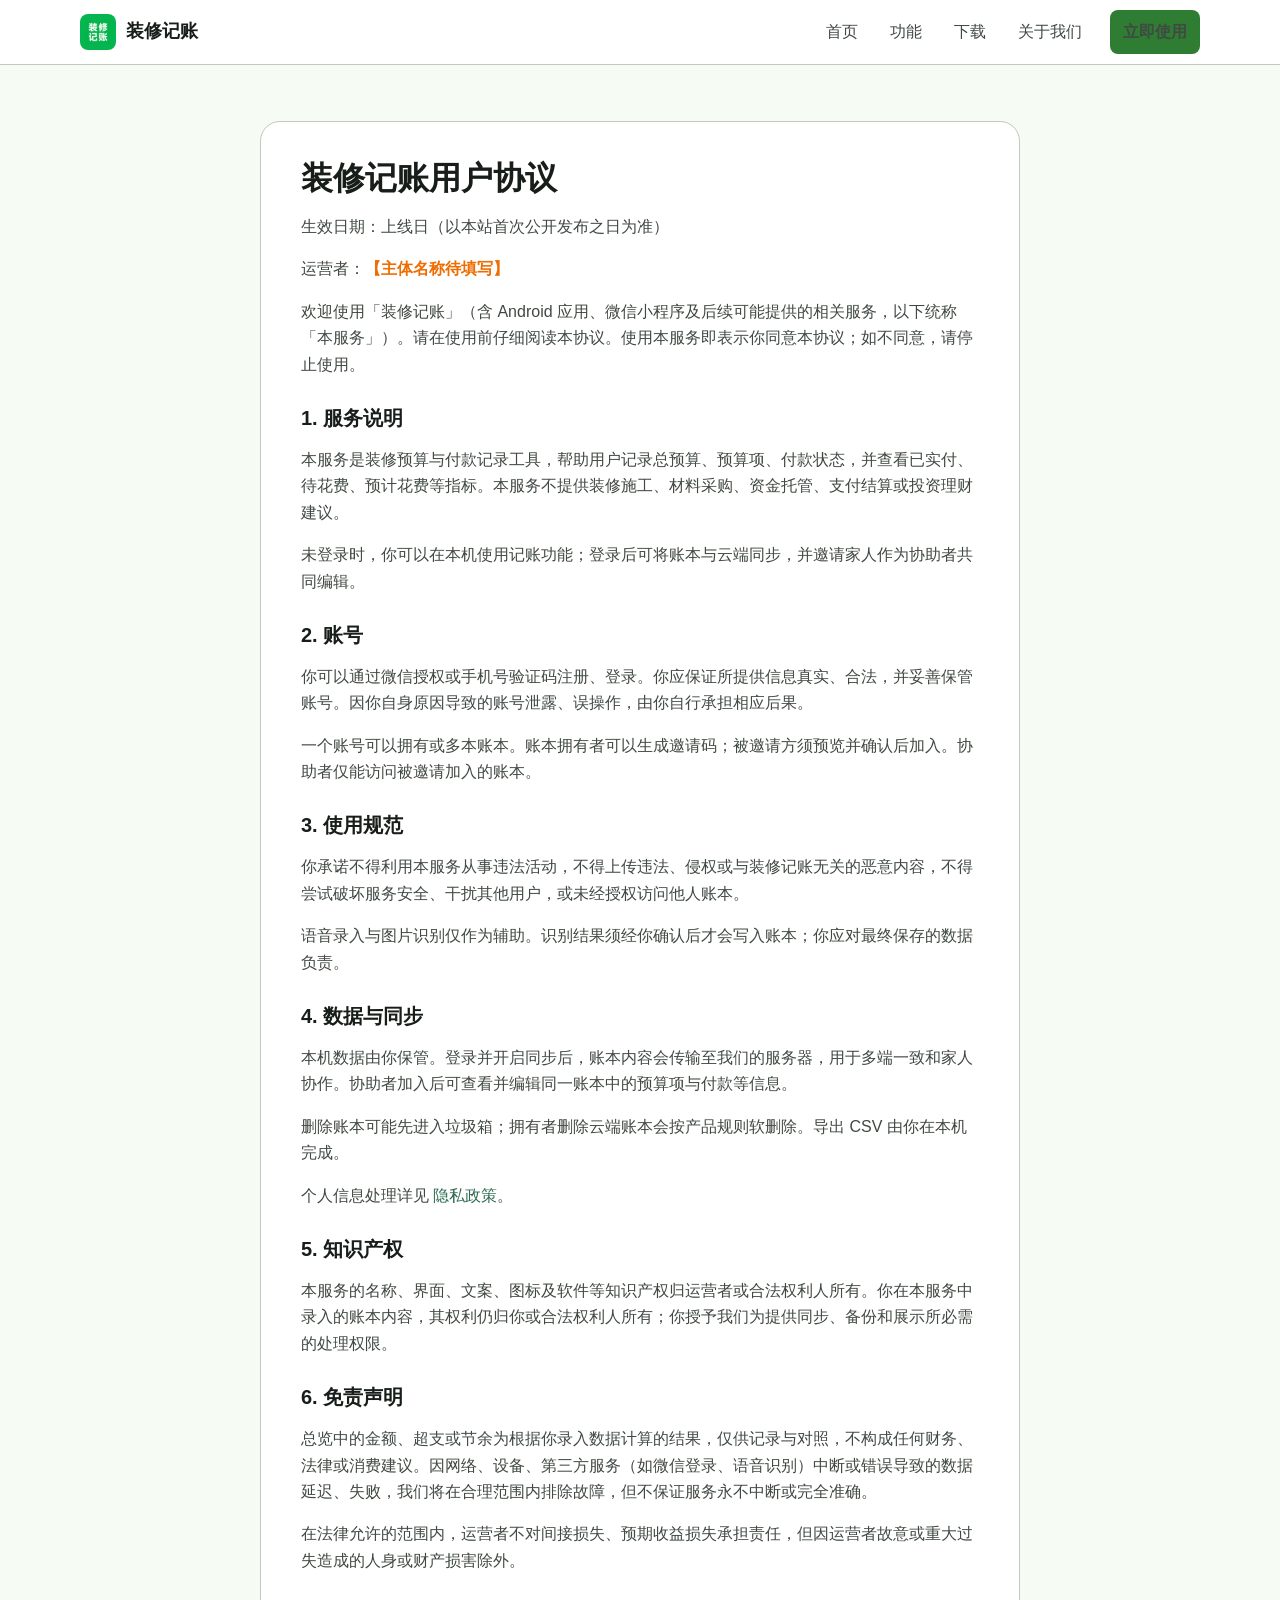
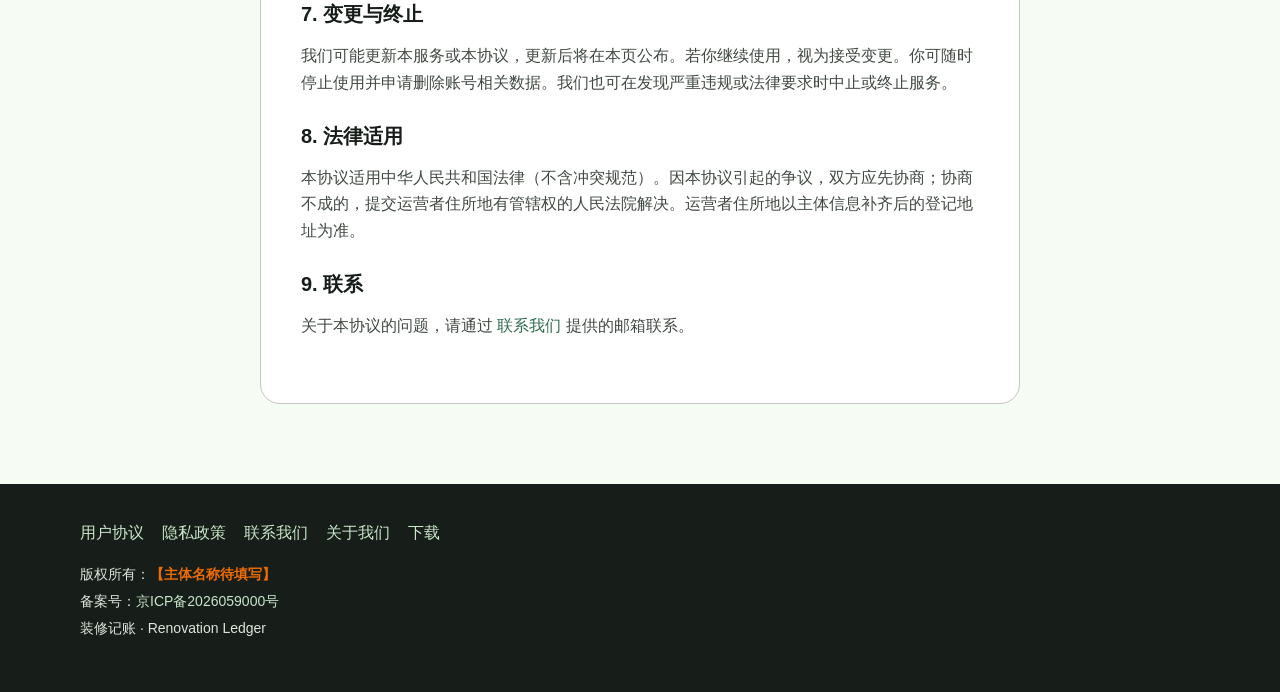
<file: terms.html>
<!DOCTYPE html>
<html lang="zh-CN">
<head>
  <meta charset="UTF-8">
  <meta name="viewport" content="width=device-width, initial-scale=1">
  <title>用户协议 — 装修记账</title>
  <meta name="description" content="装修记账用户协议：服务说明、账号、使用规范与免责条款。">
  <link rel="icon" href="images/favicon.png" type="image/png">
  <link rel="stylesheet" href="css/site.css">
</head>
<body>
  <header class="site-header">
    <div class="wrap header-inner">
      <a class="brand" href="index.html"><img src="images/logo.png" alt="">装修记账</a>
      <button class="nav-toggle" type="button" aria-label="打开菜单" aria-expanded="false">☰</button>
      <nav class="site-nav">
        <a href="index.html">首页</a>
        <a href="features.html">功能</a>
        <a href="download.html">下载</a>
        <a href="about.html">关于我们</a>
        <a class="btn btn-primary header-cta" href="download.html">立即使用</a>
      </nav>
    </div>
  </header>

  <main>
    <section class="section">
      <article class="wrap legal">
        <h1>装修记账用户协议</h1>
        <p>生效日期：上线日（以本站首次公开发布之日为准）</p>
        <p>运营者：<span class="placeholder">【主体名称待填写】</span></p>
        <p>欢迎使用「装修记账」（含 Android 应用、微信小程序及后续可能提供的相关服务，以下统称「本服务」）。请在使用前仔细阅读本协议。使用本服务即表示你同意本协议；如不同意，请停止使用。</p>

        <h2>1. 服务说明</h2>
        <p>本服务是装修预算与付款记录工具，帮助用户记录总预算、预算项、付款状态，并查看已实付、待花费、预计花费等指标。本服务不提供装修施工、材料采购、资金托管、支付结算或投资理财建议。</p>
        <p>未登录时，你可以在本机使用记账功能；登录后可将账本与云端同步，并邀请家人作为协助者共同编辑。</p>

        <h2>2. 账号</h2>
        <p>你可以通过微信授权或手机号验证码注册、登录。你应保证所提供信息真实、合法，并妥善保管账号。因你自身原因导致的账号泄露、误操作，由你自行承担相应后果。</p>
        <p>一个账号可以拥有或多本账本。账本拥有者可以生成邀请码；被邀请方须预览并确认后加入。协助者仅能访问被邀请加入的账本。</p>

        <h2>3. 使用规范</h2>
        <p>你承诺不得利用本服务从事违法活动，不得上传违法、侵权或与装修记账无关的恶意内容，不得尝试破坏服务安全、干扰其他用户，或未经授权访问他人账本。</p>
        <p>语音录入与图片识别仅作为辅助。识别结果须经你确认后才会写入账本；你应对最终保存的数据负责。</p>

        <h2>4. 数据与同步</h2>
        <p>本机数据由你保管。登录并开启同步后，账本内容会传输至我们的服务器，用于多端一致和家人协作。协助者加入后可查看并编辑同一账本中的预算项与付款等信息。</p>
        <p>删除账本可能先进入垃圾箱；拥有者删除云端账本会按产品规则软删除。导出 CSV 由你在本机完成。</p>
        <p>个人信息处理详见 <a href="privacy.html">隐私政策</a>。</p>

        <h2>5. 知识产权</h2>
        <p>本服务的名称、界面、文案、图标及软件等知识产权归运营者或合法权利人所有。你在本服务中录入的账本内容，其权利仍归你或合法权利人所有；你授予我们为提供同步、备份和展示所必需的处理权限。</p>

        <h2>6. 免责声明</h2>
        <p>总览中的金额、超支或节余为根据你录入数据计算的结果，仅供记录与对照，不构成任何财务、法律或消费建议。因网络、设备、第三方服务（如微信登录、语音识别）中断或错误导致的数据延迟、失败，我们将在合理范围内排除故障，但不保证服务永不中断或完全准确。</p>
        <p>在法律允许的范围内，运营者不对间接损失、预期收益损失承担责任，但因运营者故意或重大过失造成的人身或财产损害除外。</p>

        <h2>7. 变更与终止</h2>
        <p>我们可能更新本服务或本协议，更新后将在本页公布。若你继续使用，视为接受变更。你可随时停止使用并申请删除账号相关数据。我们也可在发现严重违规或法律要求时中止或终止服务。</p>

        <h2>8. 法律适用</h2>
        <p>本协议适用中华人民共和国法律（不含冲突规范）。因本协议引起的争议，双方应先协商；协商不成的，提交运营者住所地有管辖权的人民法院解决。运营者住所地以主体信息补齐后的登记地址为准。</p>

        <h2>9. 联系</h2>
        <p>关于本协议的问题，请通过 <a href="contact.html">联系我们</a> 提供的邮箱联系。</p>
      </article>
    </section>
  </main>

  <footer class="site-footer">
    <div class="wrap">
      <div class="footer-links">
        <a href="terms.html">用户协议</a>
        <a href="privacy.html">隐私政策</a>
        <a href="contact.html">联系我们</a>
        <a href="about.html">关于我们</a>
        <a href="download.html">下载</a>
      </div>
      <p>版权所有：<span class="placeholder">【主体名称待填写】</span></p>
      <p>备案号：<a href="https://beian.miit.gov.cn/" target="_blank" rel="noopener noreferrer">京ICP备2026059000号</a></p>
      <p>装修记账 · Renovation Ledger</p>
    </div>
  </footer>
  <script src="js/site.js"></script>
</body>
</html>
</file>
<file: css/site.css>
:root {
  --green: #2e7d32;
  --green-deep: #2e6b4f;
  --green-soft: #c8e6c9;
  --green-bg: #e8f5e9;
  --orange: #ef6c00;
  --orange-soft: #ffe0b2;
  --red: #e31c23;
  --red-soft: #ffc9c9;
  --text: #171d19;
  --muted: #404942;
  --line: #c0c9c0;
  --bg: #f6fbf4;
  --surface: #ffffff;
  --shadow: 0 18px 48px rgba(23, 29, 25, 0.12);
  --wrap: 1120px;
  --radius: 16px;
}

*,
*::before,
*::after {
  box-sizing: border-box;
}

html {
  scroll-behavior: smooth;
}

body {
  margin: 0;
  color: var(--text);
  background: var(--bg);
  font-family: "PingFang SC", "Hiragino Sans GB", "Noto Sans SC", "Microsoft YaHei", sans-serif;
  font-size: 16px;
  line-height: 1.65;
}

img {
  max-width: 100%;
  height: auto;
}

a {
  color: var(--green-deep);
  text-decoration: none;
}

a:hover {
  text-decoration: underline;
}

.wrap {
  width: min(var(--wrap), calc(100% - 40px));
  margin: 0 auto;
}

.site-header {
  position: sticky;
  top: 0;
  z-index: 20;
  background: rgba(255, 255, 255, 0.92);
  border-bottom: 1px solid var(--line);
  backdrop-filter: blur(10px);
}

.header-inner {
  display: flex;
  align-items: center;
  justify-content: space-between;
  min-height: 64px;
  gap: 16px;
}

.brand {
  display: flex;
  align-items: center;
  gap: 10px;
  color: var(--text);
  font-weight: 650;
  font-size: 18px;
  text-decoration: none;
}

.brand img {
  width: 36px;
  height: 36px;
  border-radius: 8px;
}

.site-nav {
  display: flex;
  align-items: center;
  gap: 8px;
}

.site-nav a {
  color: var(--muted);
  padding: 8px 12px;
  border-radius: 8px;
  text-decoration: none;
}

.site-nav a:hover,
.site-nav a.is-active {
  color: var(--text);
  background: var(--green-bg);
}

.btn {
  display: inline-flex;
  align-items: center;
  justify-content: center;
  min-height: 44px;
  padding: 0 18px;
  border-radius: 10px;
  border: 1px solid transparent;
  font-weight: 600;
  text-decoration: none;
  cursor: pointer;
}

.btn:hover {
  text-decoration: none;
}

.btn-primary {
  background: var(--green);
  color: #fff;
}

.btn-primary:hover {
  background: var(--green-deep);
}

.btn-ghost {
  background: #fff;
  color: var(--green-deep);
  border-color: var(--green-soft);
}

.btn-ghost:hover {
  background: var(--green-bg);
}

.header-cta {
  margin-left: 8px;
}

.nav-toggle {
  display: none;
  border: 1px solid var(--line);
  background: #fff;
  border-radius: 8px;
  width: 40px;
  height: 40px;
  font-size: 20px;
  line-height: 1;
}

.hero {
  padding: 64px 0 40px;
}

.hero-grid {
  display: grid;
  grid-template-columns: 1.05fr 0.95fr;
  gap: 48px;
  align-items: center;
}

.kicker {
  color: var(--green);
  font-weight: 650;
  letter-spacing: 0.04em;
  margin: 0 0 10px;
}

h1,
h2,
h3 {
  line-height: 1.25;
  margin: 0 0 12px;
}

h1 {
  font-size: 40px;
}

h2 {
  font-size: 28px;
}

.lead {
  font-size: 18px;
  color: var(--muted);
  margin: 0 0 24px;
}

.hero-actions,
.cta-actions {
  display: flex;
  flex-wrap: wrap;
  gap: 12px;
}

.phone {
  width: min(280px, 100%);
  margin: 0 auto;
  padding: 12px;
  border-radius: 32px;
  background: #171d19;
  box-shadow: var(--shadow);
}

.phone img {
  display: block;
  width: 100%;
  border-radius: 22px;
}

.section {
  padding: 56px 0;
}

.section-alt {
  background: #fff;
}

.section-head {
  max-width: 720px;
  margin: 0 0 28px;
}

.muted {
  color: var(--muted);
}

.cards {
  display: grid;
  grid-template-columns: repeat(3, 1fr);
  gap: 16px;
}

.card {
  background: #fff;
  border: 1px solid var(--line);
  border-radius: var(--radius);
  padding: 22px;
}

.card h3 {
  font-size: 18px;
}

.metrics {
  display: grid;
  grid-template-columns: repeat(4, 1fr);
  gap: 16px;
}

.metric {
  background: #fff;
  border-radius: var(--radius);
  padding: 20px;
  border: 1px solid var(--line);
}

.metric strong {
  display: block;
  font-size: 20px;
  margin-bottom: 6px;
}

.dot {
  display: inline-block;
  width: 8px;
  height: 8px;
  border-radius: 50%;
  margin-right: 6px;
}

.dot-green { background: var(--green); }
.dot-orange { background: var(--orange); }
.dot-red { background: var(--red); }

.health-note {
  margin-top: 16px;
  padding: 14px 16px;
  border-radius: 12px;
  background: var(--green-bg);
}

.feature-grid {
  display: grid;
  grid-template-columns: repeat(2, 1fr);
  gap: 16px;
}

.feature-link {
  display: block;
  background: #fff;
  border: 1px solid var(--line);
  border-radius: var(--radius);
  padding: 22px;
  color: inherit;
  text-decoration: none;
}

.feature-link:hover {
  border-color: var(--green);
  box-shadow: var(--shadow);
  text-decoration: none;
}

.band {
  background: var(--green);
  color: #fff;
  border-radius: 24px;
  padding: 36px;
  display: flex;
  justify-content: space-between;
  gap: 20px;
  align-items: center;
}

.band h2,
.band p {
  color: #fff;
}

.band .btn-primary {
  background: #fff;
  color: var(--green-deep);
}

.band .btn-ghost {
  background: transparent;
  color: #fff;
  border-color: rgba(255, 255, 255, 0.45);
}

.feature-row {
  display: grid;
  grid-template-columns: 1fr 1fr;
  gap: 40px;
  align-items: center;
  padding: 48px 0;
  border-bottom: 1px solid var(--line);
}

.feature-row:last-child {
  border-bottom: 0;
}

.feature-row.reverse .copy {
  order: 2;
}

.feature-row.reverse .media {
  order: 1;
}

.split {
  display: grid;
  grid-template-columns: 1fr 1fr;
  gap: 20px;
}

.download-card {
  background: #fff;
  border: 1px solid var(--line);
  border-radius: 20px;
  padding: 28px;
  min-height: 360px;
}

.download-card .phone {
  margin: 20px auto;
}

.qr-box {
  width: 180px;
  height: 180px;
  margin: 18px 0;
  border: 1px solid var(--line);
  border-radius: 12px;
  display: flex;
  align-items: center;
  justify-content: center;
  text-align: center;
  color: var(--muted);
  background: #fff;
  font-size: 14px;
  padding: 8px;
  overflow: hidden;
}

.qr-box img {
  width: 100%;
  height: 100%;
  object-fit: contain;
}

.placeholder {
  color: var(--orange);
  font-weight: 600;
}

.legal {
  max-width: 760px;
  background: #fff;
  border: 1px solid var(--line);
  border-radius: 20px;
  padding: 36px 40px 48px;
}

.legal h1 {
  font-size: 32px;
}

.legal h2 {
  font-size: 20px;
  margin-top: 28px;
}

.legal p,
.legal li {
  color: var(--muted);
}

.site-footer {
  margin-top: 24px;
  padding: 36px 0 48px;
  background: #171d19;
  color: #dee4dc;
}

.site-footer a {
  color: #c8e6c9;
}

.footer-links {
  display: flex;
  flex-wrap: wrap;
  gap: 8px 18px;
  margin-bottom: 16px;
}

.site-footer p {
  margin: 4px 0;
  font-size: 14px;
}

.ios-note {
  margin-top: 20px;
  color: var(--muted);
}

@media (max-width: 900px) {
  h1 { font-size: 32px; }
  .hero-grid,
  .feature-row,
  .feature-row.reverse .copy,
  .feature-row.reverse .media,
  .split,
  .metrics,
  .cards,
  .feature-grid,
  .band {
    grid-template-columns: 1fr;
    display: grid;
  }

  .feature-row.reverse .copy,
  .feature-row.reverse .media {
    order: unset;
  }

  .nav-toggle {
    display: inline-flex;
    align-items: center;
    justify-content: center;
  }

  .site-nav {
    display: none;
    position: absolute;
    top: 64px;
    left: 0;
    right: 0;
    background: #fff;
    border-bottom: 1px solid var(--line);
    padding: 12px 20px 16px;
    flex-direction: column;
    align-items: stretch;
  }

  .site-nav.is-open {
    display: flex;
  }

  .header-cta {
    margin-left: 0;
  }
}
</file>
